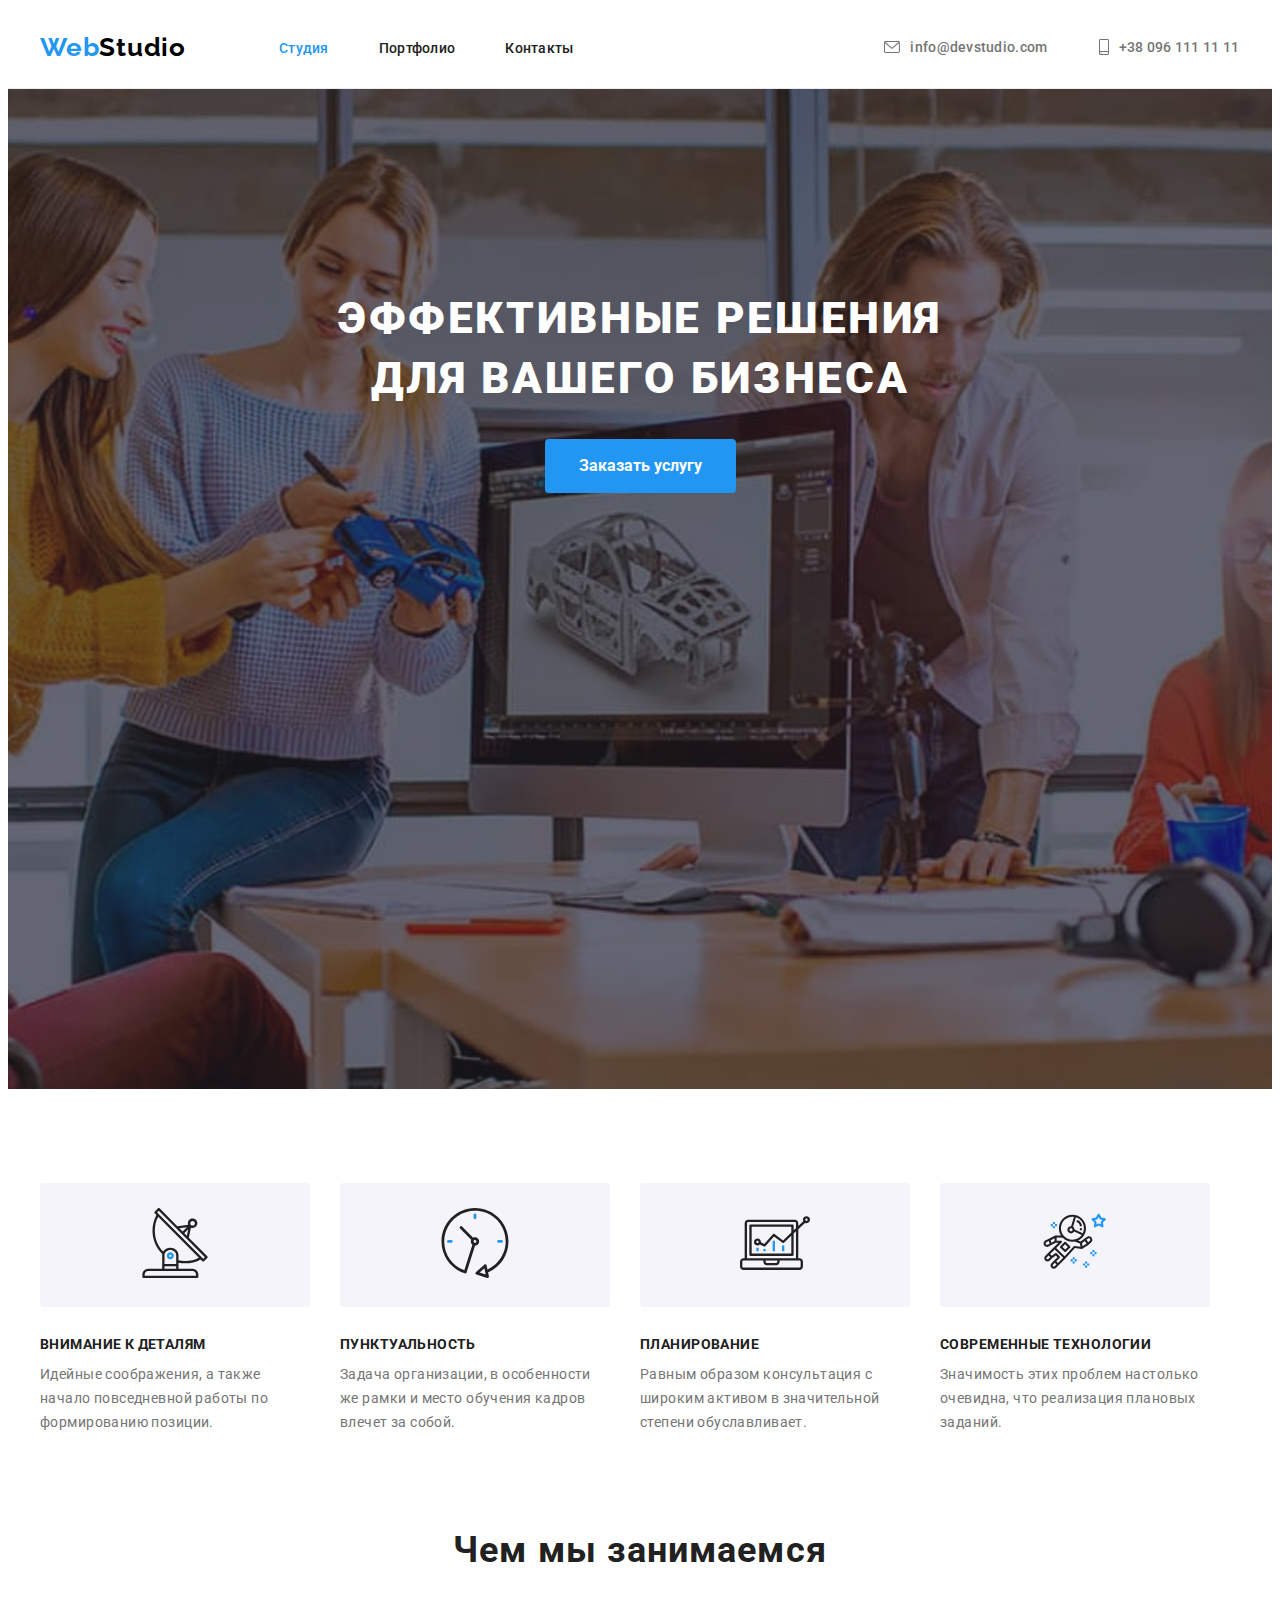
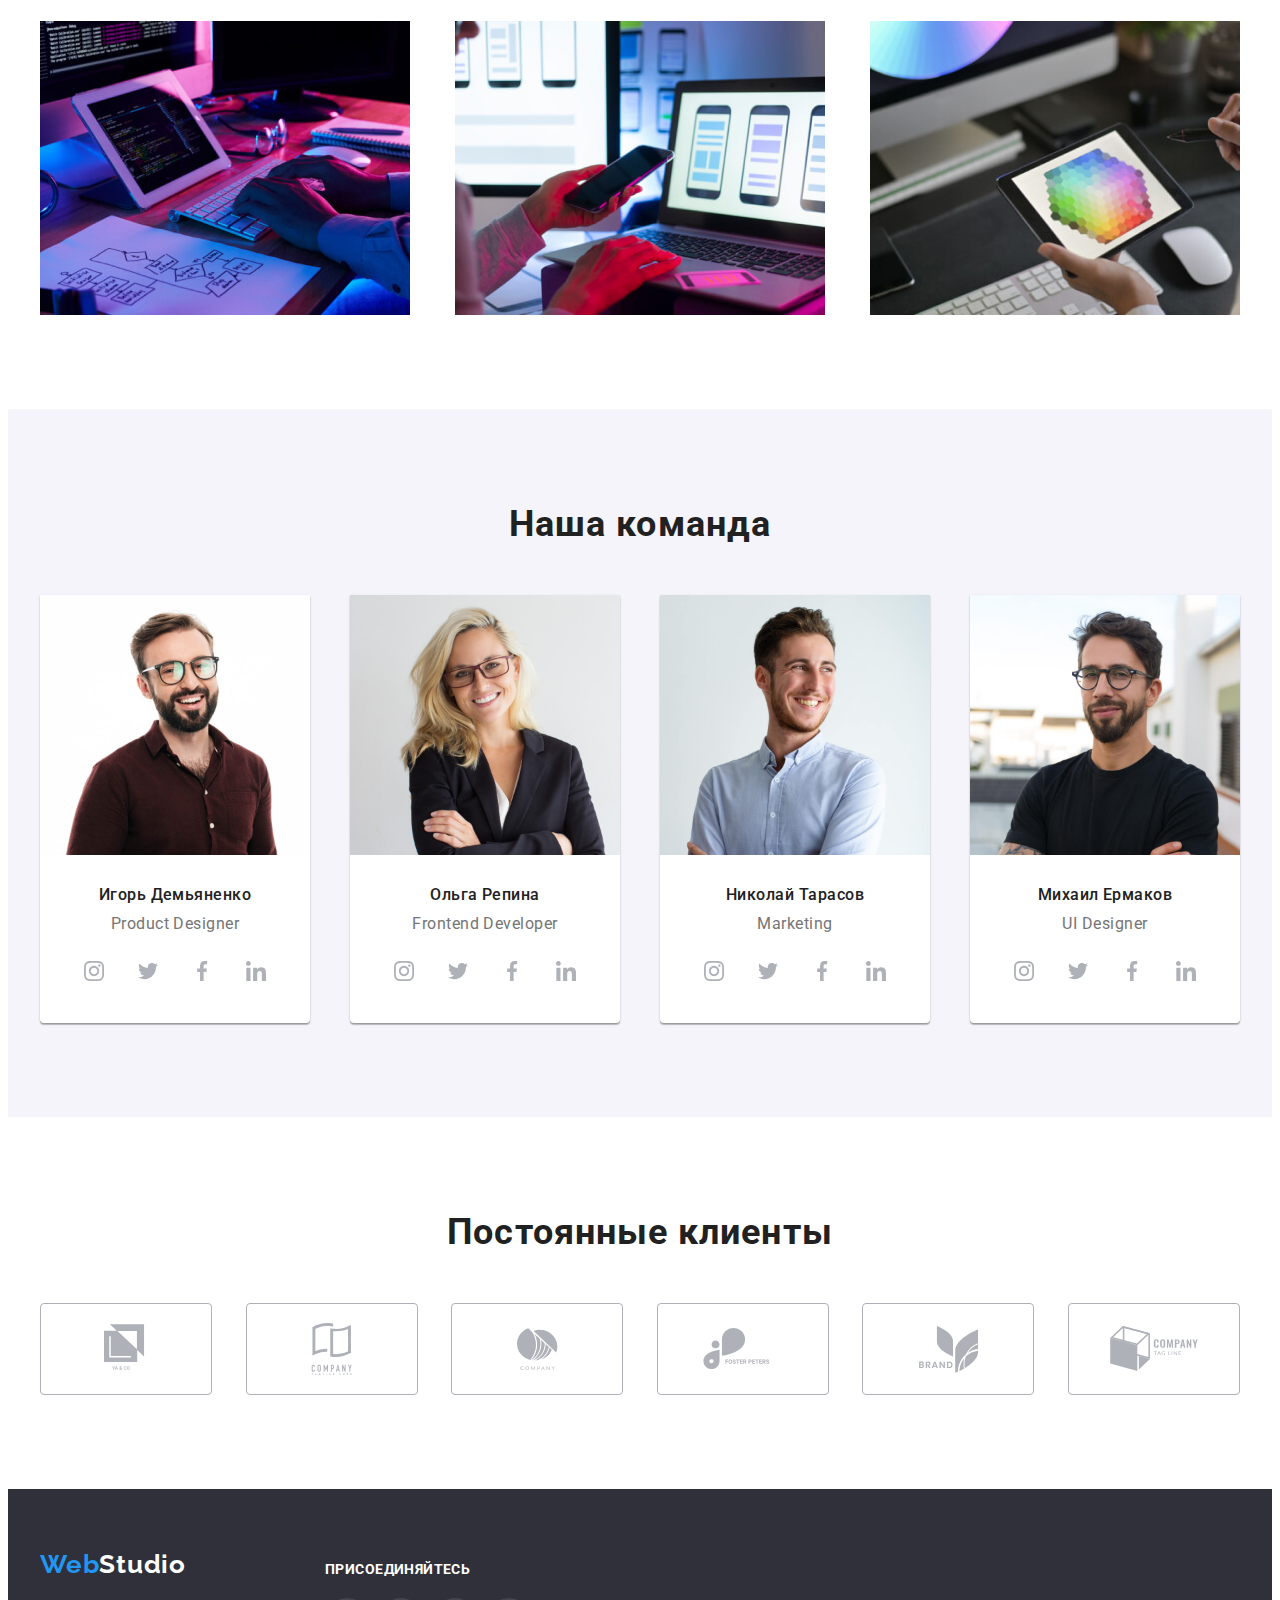
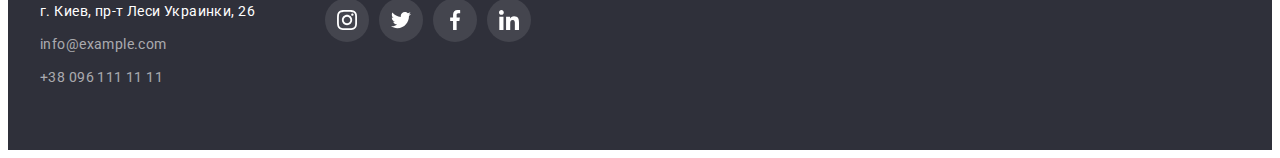
<file: index.html>
<!DOCTYPE html>
<html lang="ru">
  <head>
    <meta charset="UTF-8" />
    <meta name="viewport" content="width=device-width, initial-scale=1.0" />
    <title>Студия</title>
    <link
      rel="stylesheet"
      href="https://cdnjs.cloudflare.com/ajax/libs/modern-normalize/1.0.0/modern-normalize.min.css"
      integrity="sha512-ISS7cAi1PEhQ8jnbJpJZMd29NlhNj4AWYyLOSp2CE/CsHxTCu+r+t0D2yoJudVrd0/8fTVPUVDzY5Tvli75u/g=="
      crossorigin="anonymous"
    />
    <link rel="stylesheet" href="./styles/styles.css" />
    <link rel="preconnect" href="https://fonts.gstatic.com" />
    <link
      href="https://fonts.googleapis.com/css2?family=Raleway:wght@700&family=Roboto:wght@400;500;700;900&display=swap"
      rel="stylesheet"
    />
  </head>
  <body>
    <!-- шапка -->
    <!-- ненужный комент-->
    <header>
      <div class="container">
        <nav class="header-nav">
          <ul class="nav-list">
            <li class="nav-list-element-logo">
              <a href="./index.html" lang="en" class="logo">
                <span>Web</span>Studio</a
              >
            </li>
            <li class="nav-list-list">
              <a href="./index.html" class="nav-list-element current-page"
                >Студия</a
              >
            </li>
            <li class="nav-list-list">
              <a href="portfolio.html" class="nav-list-element">Портфолио</a>
            </li>
            <li class="nav-list-list">
              <a href="#" class="nav-list-element">Контакты</a>
            </li>
          </ul>
        </nav>

        <address>
          <ul class="nav-contacts">
            <li class="nav-contacts-element">
              <a
                href="mailto:info@devstudio.com"
                class="nav-contacts-element-link"
              >
                <svg
                  class="nav-contacts-element-link-icon"
                  width="16"
                  height="12"
                >
                  <use href="./images/icons/sprite.svg#icon-envelope"></use>
                </svg>
                info@devstudio.com</a
              >
            </li>
            <li class="nav-contacts-element">
              <a href="tel:+380961111111" class="nav-contacts-element-link"
                ><svg
                  class="nav-contacts-element-link-icon"
                  width="10"
                  height="16"
                >
                  <use href="./images/icons/sprite.svg#icon-smartphone"></use>
                </svg>
                +38 096 111 11 11</a
              >
            </li>
          </ul>
        </address>
      </div>
    </header>

    <!-- герой -->

    <section class="hero">
      <div class="container">
        <h1 class="hero-title">
          Эффективные решения <br />
          для вашего бизнеса
        </h1>
        <button type="button" class="hero-btn">Заказать услугу</button>
      </div>
    </section>

    <!-- особенности -->
    <section class="features section-container">
      <div class="container">
        <h2 class="visually-hidden">Наши особенности</h2>
        <ul class="features-list">
          <li class="features-list-element">
            <div class="features-list-element-icons-container">
              <svg class="features-list-element-icons">
                <use href="./images/icons/sprite.svg#icon-antenna"></use>
              </svg>
            </div>
            <h3 class="section-list-title">Внимание к деталям</h3>
            <p class="section-list-text">
              Идейные соображения, а также начало повседневной работы по
              формированию позиции.
            </p>
          </li>
          <li class="features-list-element">
            <div class="features-list-element-icons-container">
              <svg class="features-list-element-icons">
                <use href="./images/icons/sprite.svg#icon-clock"></use>
              </svg>
            </div>
            <h3 class="section-list-title">Пунктуальность</h3>
            <p class="section-list-text">
              Задача организации, в особенности же рамки и место обучения кадров
              влечет за собой.
            </p>
          </li>
          <li class="features-list-element">
            <div class="features-list-element-icons-container">
              <svg class="features-list-element-icons">
                <use href="./images/icons/sprite.svg#icon-diagram"></use>
              </svg>
            </div>
            <h3 class="section-list-title">Планирование</h3>
            <p class="section-list-text">
              Равным образом консультация с широким активом в значительной
              степени обуславливает.
            </p>
          </li>
          <li class="features-list-element">
            <div class="features-list-element-icons-container">
              <svg class="features-list-element-icons">
                <use href="./images/icons/sprite.svg#icon-astronaut"></use>
              </svg>
            </div>
            <h3 class="section-list-title">Современные технологии</h3>
            <p class="section-list-text">
              Значимость этих проблем настолько очевидна, что реализация
              плановых заданий.
            </p>
          </li>
        </ul>
      </div>
    </section>

    <!-- чем мы занимаемся -->
    <section class="about-us">
      <div class="container">
        <h2 class="section-title">Чем мы занимаемся</h2>
        <ul class="about-us-list">
          <li>
            <img
              src="images/img1.jpg"
              alt="пишем код на планшете"
              width="370"
              height="294"
            />
          </li>
          <li>
            <img
              src="images/img2.jpg"
              alt="создаем дизайн для мобильного приложения"
              width="370"
              height="294"
            />
          </li>
          <li>
            <img
              src="images/img3.jpg"
              alt="подбираем цвета из палитры на планшете"
              width="370"
              height="294"
            />
          </li>
        </ul>
      </div>
    </section>

    <!-- наша команда  -->
    <section class="our-team section-container">
      <div class="container">
        <h2 class="section-title">Наша команда</h2>
        <ul class="team-cards-list">
          <li class="team-cards-list-item">
            <img
              src="images/team1.jpg"
              alt="Фото Игоря Демьяненко"
              width="270"
              height="260"
            />
            <div class="team-cards-content">
              <h3 class="section-list-title team-title">Игорь Демьяненко</h3>
              <p lang="en" class="section-list-text team-text">
                Product Designer
              </p>
              <ul class="social-links-list">
                <li>
                  <a href="#" class="social-links day">
                    <svg class="social-links-icon day">
                      <use
                        href="./images/icons/sprite.svg#icon-instagram"
                      ></use>
                    </svg>
                  </a>
                </li>
                <li>
                  <a href="#" class="social-links day">
                    <svg class="social-links-icon day">
                      <use href="./images/icons/sprite.svg#icon-twitter"></use>
                    </svg>
                  </a>
                </li>
                <li>
                  <a href="#" class="social-links day">
                    <svg class="social-links-icon day">
                      <use href="./images/icons/sprite.svg#icon-facebook"></use>
                    </svg>
                  </a>
                </li>
                <li>
                  <a href="#" class="social-links day">
                    <svg class="social-links-icon day">
                      <use href="./images/icons/sprite.svg#icon-linkedin"></use>
                    </svg>
                  </a>
                </li>
              </ul>
            </div>
          </li>
          <li class="team-cards-list-item">
            <img
              src="images/team2.jpg"
              alt="Фото Ольги Репиной"
              width="270"
              height="260"
            />
            <div class="team-cards-content">
              <h3 class="section-list-title team-title">Ольга Репина</h3>
              <p lang="en" class="section-list-text team-text">
                Frontend Developer
              </p>
              <ul class="social-links-list">
                <li>
                  <a href="#" class="social-links day">
                    <svg class="social-links-icon day">
                      <use
                        href="./images/icons/sprite.svg#icon-instagram"
                      ></use>
                    </svg>
                  </a>
                </li>
                <li>
                  <a href="#" class="social-links day">
                    <svg class="social-links-icon day">
                      <use href="./images/icons/sprite.svg#icon-twitter"></use>
                    </svg>
                  </a>
                </li>
                <li>
                  <a href="#" class="social-links day">
                    <svg class="social-links-icon day">
                      <use href="./images/icons/sprite.svg#icon-facebook"></use>
                    </svg>
                  </a>
                </li>
                <li>
                  <a href="#" class="social-links day">
                    <svg class="social-links-icon day">
                      <use href="./images/icons/sprite.svg#icon-linkedin"></use>
                    </svg>
                  </a>
                </li>
              </ul>
            </div>
          </li>
          <li class="team-cards-list-item">
            <img
              src="images/team3.jpg"
              alt="Фото Николая Тарасова"
              width="270"
              height="260"
            />
            <div class="team-cards-content">
              <h3 class="section-list-title team-title">Николай Тарасов</h3>
              <p lang="en" class="section-list-text team-text">Marketing</p>
              <ul class="social-links-list">
                <li>
                  <a href="#" class="social-links day">
                    <svg class="social-links-icon day">
                      <use
                        href="./images/icons/sprite.svg#icon-instagram"
                      ></use>
                    </svg>
                  </a>
                </li>
                <li>
                  <a href="#" class="social-links day">
                    <svg class="social-links-icon day">
                      <use href="./images/icons/sprite.svg#icon-twitter"></use>
                    </svg>
                  </a>
                </li>
                <li>
                  <a href="#" class="social-links day">
                    <svg class="social-links-icon day">
                      <use href="./images/icons/sprite.svg#icon-facebook"></use>
                    </svg>
                  </a>
                </li>
                <li>
                  <a href="#" class="social-links day">
                    <svg class="social-links-icon day">
                      <use href="./images/icons/sprite.svg#icon-linkedin"></use>
                    </svg>
                  </a>
                </li>
              </ul>
            </div>
          </li>
          <li class="team-cards-list-item">
            <img
              src="images/team4.jpg"
              alt="Фото Михаила Ермакова"
              width="270"
              height="260"
            />
            <div class="team-cards-content">
              <h3 class="section-list-title team-title">Михаил Ермаков</h3>
              <p lang="en" class="section-list-text team-text">UI Designer</p>
              <ul class="social-links-list">
                <li>
                  <a href="#" class="social-links day">
                    <svg class="social-links-icon day">
                      <use
                        href="./images/icons/sprite.svg#icon-instagram"
                      ></use>
                    </svg>
                  </a>
                </li>
                <li>
                  <a href="#" class="social-links day">
                    <svg class="social-links-icon day">
                      <use href="./images/icons/sprite.svg#icon-twitter"></use>
                    </svg>
                  </a>
                </li>
                <li>
                  <a href="#" class="social-links day">
                    <svg class="social-links-icon day">
                      <use href="./images/icons/sprite.svg#icon-facebook"></use>
                    </svg>
                  </a>
                </li>
                <li>
                  <a href="#" class="social-links day">
                    <svg class="social-links-icon day">
                      <use href="./images/icons/sprite.svg#icon-linkedin"></use>
                    </svg>
                  </a>
                </li>
              </ul>
            </div>
          </li>
        </ul>
      </div>
    </section>

    <!-- Постоянные клиенты -->
    <section class="our-clients section-container">
      <div class="container">
        <h2 class="section-title">Постоянные клиенты</h2>
        <ul class="our-clients-list">
          <li>
            <a href="#" class="our-clients-links">
              <svg width="44.27" height="49.23" class="our-clients-links-logo">
                <use href="./images/icons/sprite.svg#icon-logo-1"></use>
              </svg>
            </a>
          </li>
          <li>
            <a href="#" class="our-clients-links">
              <svg width="44" height="52" class="our-clients-links-logo">
                <use href="./images/icons/sprite.svg#icon-logo-2"></use>
              </svg>
            </a>
          </li>
          <li>
            <a href="#" class="our-clients-links">
              <svg width="41" height="42.6" class="our-clients-links-logo">
                <use href="./images/icons/sprite.svg#icon-logo-3"></use>
              </svg>
            </a>
          </li>
          <li>
            <a href="#" class="our-clients-links">
              <svg width="79.66" height="42.02" class="our-clients-links-logo">
                <use href="./images/icons/sprite.svg#icon-logo-4"></use>
              </svg>
            </a>
          </li>
          <li>
            <a href="#" class="our-clients-links">
              <svg width="59" height="47" class="our-clients-links-logo">
                <use href="./images/icons/sprite.svg#icon-logo-5"></use>
              </svg>
            </a>
          </li>
          <li>
            <a href="#" class="our-clients-links">
              <svg width="88.48" height="45.44" class="our-clients-links-logo">
                <use href="./images/icons/sprite.svg#icon-logo-6"></use>
              </svg>
            </a>
          </li>
        </ul>
      </div>
    </section>
    <!-- футер -->
    <footer>
      <div class="container">
        <div class="adress">
          <a href="./index.html" lang="en" class="logo">
            <span>Web</span>Studio</a
          >
          <address>
            <ul class="adress-list">
              <li class="adress-list-element">
                <a
                  href="https://goo.gl/maps/MnW63HSXHAE48bRa8"
                  class="footer-contacts adress"
                  >г. Киев, пр-т Леси Украинки, 26</a
                >
              </li>
              <li class="adress-list-element">
                <a href="mailto:info@example.com" class="footer-contacts"
                  >info@example.com</a
                >
              </li>
              <li class="adress-list-element">
                <a href="tel:+380991111111" class="footer-contacts"
                  >+38 096 111 11 11</a
                >
              </li>
            </ul>
          </address>
        </div>
        <div class="social">
          <p>присоединяйтесь</p>
          <ul class="social-links-list">
            <li>
              <a href="#" class="social-links night">
                <svg class="social-links-icon night">
                  <use href="./images/icons/sprite.svg#icon-instagram"></use>
                </svg>
              </a>
            </li>
            <li>
              <a href="#" class="social-links night">
                <svg class="social-links-icon night">
                  <use href="./images/icons/sprite.svg#icon-twitter"></use>
                </svg>
              </a>
            </li>
            <li>
              <a href="#" class="social-links night">
                <svg class="social-links-icon night">
                  <use href="./images/icons/sprite.svg#icon-facebook"></use>
                </svg>
              </a>
            </li>
            <li>
              <a href="#" class="social-links night">
                <svg class="social-links-icon night">
                  <use href="./images/icons/sprite.svg#icon-linkedin"></use>
                </svg>
              </a>
            </li>
          </ul>
        </div>
      </div>
    </footer>
  </body>
</html>
</file>
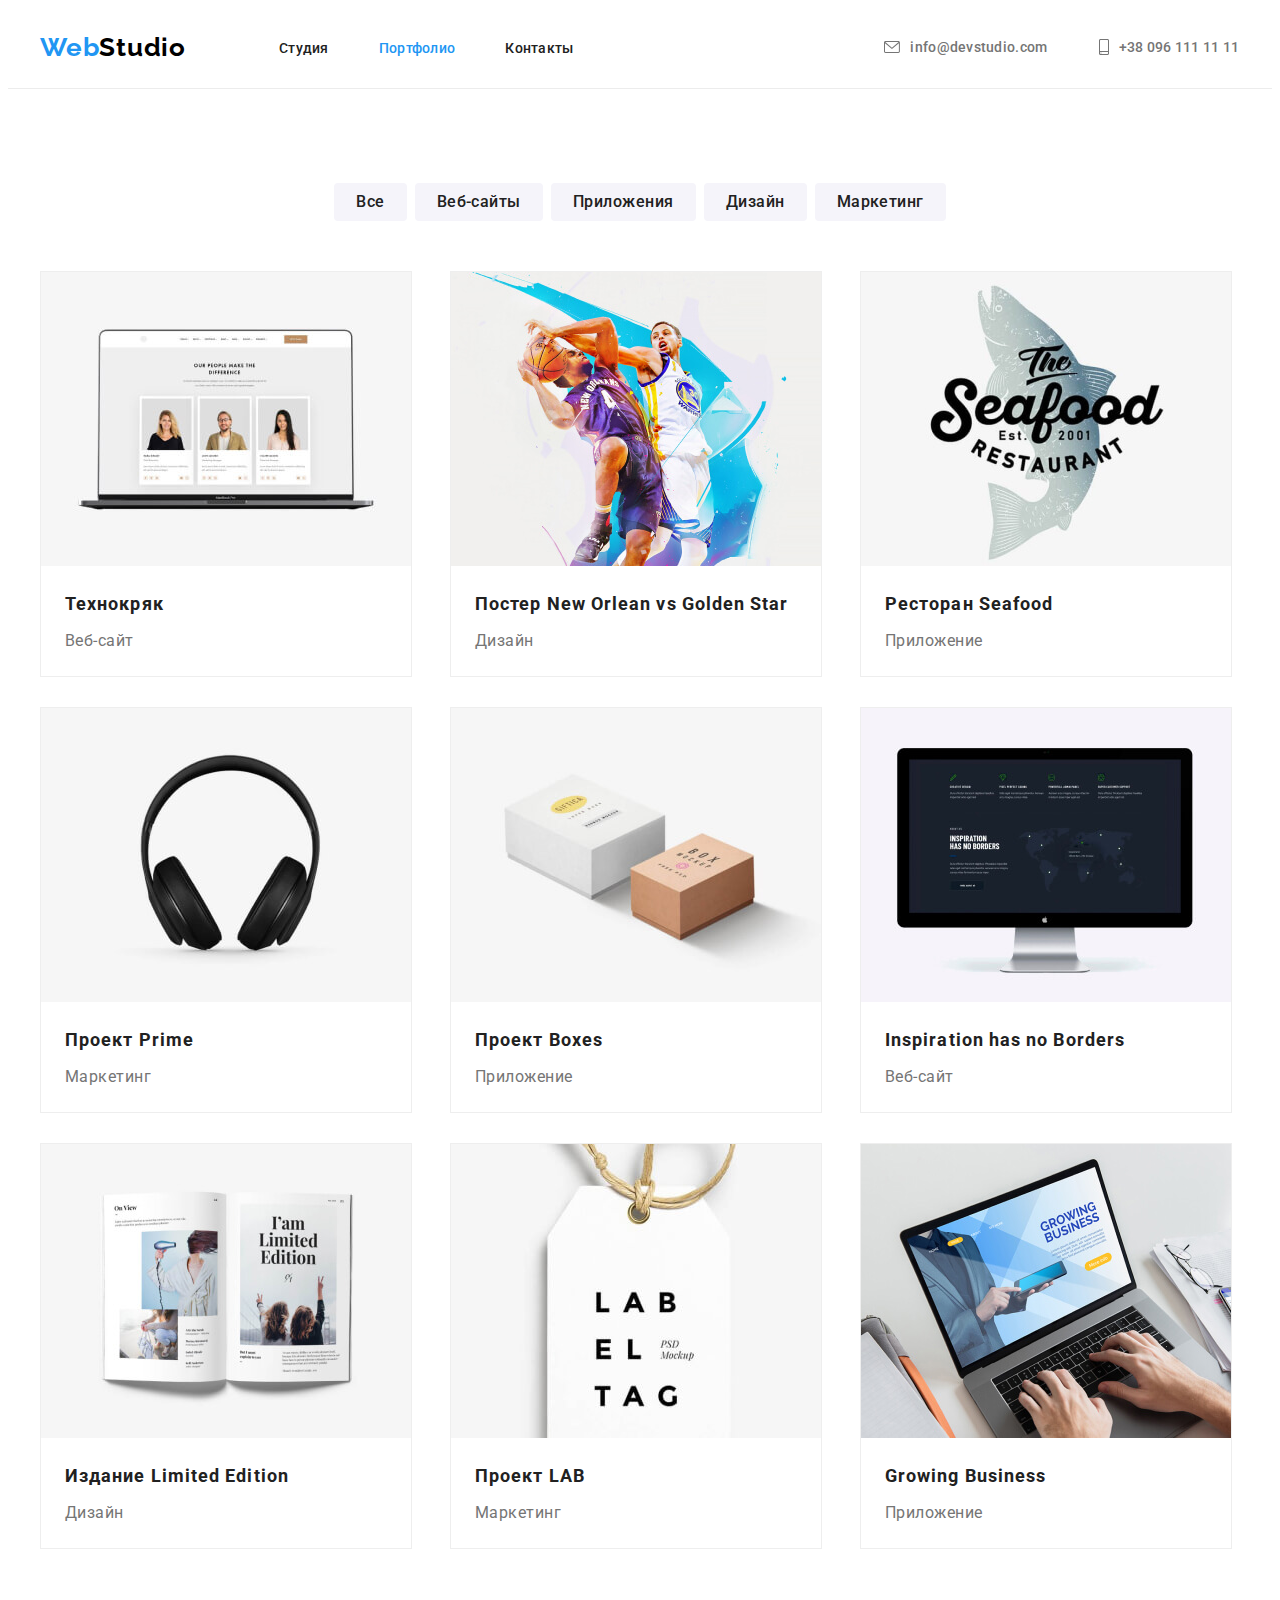
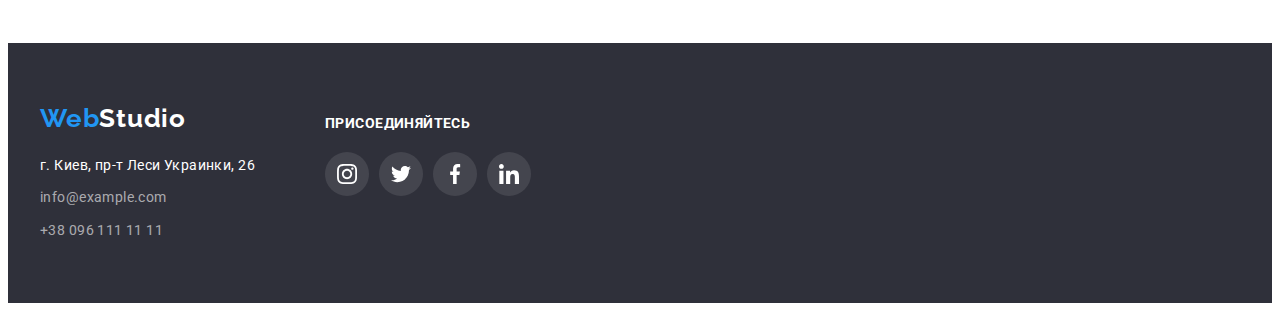
<file: portfolio.html>
<!DOCTYPE html>
<html lang="ru">
  <head>
    <meta charset="UTF-8" />
    <meta name="viewport" content="width=device-width, initial-scale=1.0" />
    <title>Портфолио</title>
    <link
      rel="stylesheet"
      href="https://cdnjs.cloudflare.com/ajax/libs/modern-normalize/1.0.0/modern-normalize.min.css"
      integrity="sha512-ISS7cAi1PEhQ8jnbJpJZMd29NlhNj4AWYyLOSp2CE/CsHxTCu+r+t0D2yoJudVrd0/8fTVPUVDzY5Tvli75u/g=="
      crossorigin="anonymous"
    />
    <link rel="stylesheet" href="./styles/styles.css" />
    <link rel="preconnect" href="https://fonts.gstatic.com" />
    <link
      href="https://fonts.googleapis.com/css2?family=Raleway:wght@700&family=Roboto:wght@400;500;700;900&display=swap"
      rel="stylesheet"
    />
  </head>
  <body>
    <!-- шапка -->
    <header>
      <div class="container">
        <nav class="header-nav">
          <ul class="nav-list">
            <li class="nav-list-element-logo">
              <a href="./index.html" lang="en" class="logo">
                <span>Web</span>Studio</a
              >
            </li>
            <li class="nav-list-list">
              <a href="./index.html" class="nav-list-element">Студия</a>
            </li>
            <li class="nav-list-list">
              <a href="portfolio.html" class="nav-list-element current-page"
                >Портфолио</a
              >
            </li>
            <li class="nav-list-list">
              <a href="#" class="nav-list-element">Контакты</a>
            </li>
          </ul>
        </nav>

        <address>
          <ul class="nav-contacts">
            <li class="nav-contacts-element">
              <a
                href="mailto:info@devstudio.com"
                class="nav-contacts-element-link"
              >
                <svg
                  class="nav-contacts-element-link-icon"
                  width="16"
                  height="12"
                >
                  <use href="./images/icons/sprite.svg#icon-envelope"></use>
                </svg>
                info@devstudio.com</a
              >
            </li>
            <li class="nav-contacts-element">
              <a href="tel:+380961111111" class="nav-contacts-element-link"
                ><svg
                  class="nav-contacts-element-link-icon"
                  width="10"
                  height="16"
                >
                  <use href="./images/icons/sprite.svg#icon-smartphone"></use>
                </svg>
                +38 096 111 11 11</a
              >
            </li>
          </ul>
        </address>
      </div>
    </header>
    <main>
      <section class="gallery">
        <div class="container">
          <h1 class="visually-hidden">Портфолио</h1>
          <!-- кнопки  -->
          <ul class="list-btn">
            <li class="list-btn-item">
              <button type="button" class="portfolio-btn">Все</button>
            </li>
            <li class="list-btn-item">
              <button type="button" class="portfolio-btn">Веб-сайты</button>
            </li>
            <li class="list-btn-item">
              <button type="button" class="portfolio-btn">Приложения</button>
            </li>
            <li class="list-btn-item">
              <button type="button" class="portfolio-btn">Дизайн</button>
            </li>
            <li class="list-btn-item">
              <button type="button" class="portfolio-btn">Маркетинг</button>
            </li>
          </ul>
          <!-- проекты  -->
          <ul class="list-gallery">
            <li class="list-gallery-item">
              <a href="#" class="list-gallery-item-link">
                <img
                  src="./images/porfolio-page/img.jpg "
                  alt="Веб-сайт Технокряк"
                  width="370"
                  height="294"
                />
                <div class="list-gallery-container">
                  <h2 class="portfolio-titles">Технокряк</h2>
                  <p class="portfolio-description">Веб-сайт</p>
                </div>
              </a>
            </li>
            <li class="list-gallery-item">
              <a href="#" class="list-gallery-item-link">
                <img
                  src="./images/porfolio-page/img-1.jpg"
                  alt="Постер с баскетболистами"
                  width="370"
                  height="294"
                />
                <div class="list-gallery-container">
                  <h2 class="portfolio-titles">
                    Постер <span lang="en"> New Orlean vs Golden Star</span>
                  </h2>
                  <p class="portfolio-description">Дизайн</p>
                </div>
              </a>
            </li>
            <li class="list-gallery-item">
              <a href="#" class="list-gallery-item-link">
                <img
                  src="./images/porfolio-page/img-2.jpg"
                  alt="Логотип приложения"
                  width="370"
                  height="294"
                />
                <div class="list-gallery-container">
                  <h2 class="portfolio-titles">
                    Ресторан <span lang="en"> Seafood</span>
                  </h2>
                  <p class="portfolio-description">Приложение</p>
                </div>
              </a>
            </li>
            <li class="list-gallery-item">
              <a href="#" class="list-gallery-item-link">
                <img
                  src="./images/porfolio-page/img-3.jpg"
                  alt="Наушники"
                  width="370"
                  height="294"
                />
                <div class="list-gallery-container">
                  <h2 class="portfolio-titles">
                    Проект <span lang="en"> Prime</span>
                  </h2>
                  <p class="portfolio-description">Маркетинг</p>
                </div>
              </a>
            </li>
            <li class="list-gallery-item">
              <a href="#" class="list-gallery-item-link">
                <img
                  src="./images/porfolio-page/img-4.jpg"
                  alt="Две коробки"
                  width="370"
                  height="294"
                />
                <div class="list-gallery-container">
                  <h2 class="portfolio-titles">
                    Проект <span lang="en"> Boxes </span>
                  </h2>
                  <p class="portfolio-description">Приложение</p>
                </div>
              </a>
            </li>
            <li class="list-gallery-item">
              <a href="#" class="list-gallery-item-link">
                <img
                  src="./images/porfolio-page/img-5.jpg"
                  alt="Дизайн веб-сайта"
                  width="370"
                  height="294"
                />
                <div class="list-gallery-container">
                  <h2 lang="en" class="portfolio-titles">
                    Inspiration has no Borders
                  </h2>
                  <p class="portfolio-description">Веб-сайт</p>
                </div>
              </a>
            </li>
            <li class="list-gallery-item">
              <a href="#" class="list-gallery-item-link">
                <img
                  src="./images/porfolio-page/img-6.jpg"
                  alt="Открытый журнал"
                  width="370"
                  height="294"
                />
                <div class="list-gallery-container">
                  <h2 class="portfolio-titles">
                    Издание <span lang="en"> Limited Edition </span>
                  </h2>
                  <p class="portfolio-description">Дизайн</p>
                </div>
              </a>
            </li>
            <li class="list-gallery-item">
              <a href="#" class="list-gallery-item-link">
                <img
                  src="./images/porfolio-page/img-7.jpg"
                  alt="Бирка с названием проекта"
                  width="370"
                  height="294"
                />
                <div class="list-gallery-container">
                  <h2 class="portfolio-titles">
                    Проект <span lang="en"> LAB </span>
                  </h2>
                  <p class="portfolio-description">Маркетинг</p>
                </div>
              </a>
            </li>
            <li class="list-gallery-item">
              <a href="#" class="list-gallery-item-link">
                <img
                  src="./images/porfolio-page/img-8.jpg"
                  alt="Человек печатает на ноутбуке"
                  width="370"
                  height="294"
                />
                <div class="list-gallery-container">
                  <h2 lang="en" class="portfolio-titles">Growing Business</h2>
                  <p class="portfolio-description">Приложение</p>
                </div>
              </a>
            </li>
          </ul>
        </div>
      </section>
    </main>

    <!-- футер -->
    <footer>
      <div class="container">
        <div class="adress">
          <a href="./index.html" lang="en" class="logo">
            <span>Web</span>Studio</a
          >
          <address>
            <ul class="adress-list">
              <li class="adress-list-element">
                <a
                  href="https://goo.gl/maps/MnW63HSXHAE48bRa8"
                  class="footer-contacts adress"
                  >г. Киев, пр-т Леси Украинки, 26</a
                >
              </li>
              <li class="adress-list-element">
                <a href="mailto:info@example.com" class="footer-contacts"
                  >info@example.com</a
                >
              </li>
              <li class="adress-list-element">
                <a href="tel:+380991111111" class="footer-contacts"
                  >+38 096 111 11 11</a
                >
              </li>
            </ul>
          </address>
        </div>
        <div class="social">
          <p>присоединяйтесь</p>
          <ul class="social-links-list">
            <li>
              <a href="#" class="social-links night">
                <svg class="social-links-icon night">
                  <use href="./images/icons/sprite.svg#icon-instagram"></use>
                </svg>
              </a>
            </li>
            <li>
              <a href="#" class="social-links night">
                <svg class="social-links-icon night">
                  <use href="./images/icons/sprite.svg#icon-twitter"></use>
                </svg>
              </a>
            </li>
            <li>
              <a href="#" class="social-links night">
                <svg class="social-links-icon night">
                  <use href="./images/icons/sprite.svg#icon-facebook"></use>
                </svg>
              </a>
            </li>
            <li>
              <a href="#" class="social-links night">
                <svg class="social-links-icon night">
                  <use href="./images/icons/sprite.svg#icon-linkedin"></use>
                </svg>
              </a>
            </li>
          </ul>
        </div>
      </div>
    </footer>
  </body>
</html>
</file>
<file: styles/styles.css>
/* logo Raleway 700  #00000
focus 2196F3

nav Roboto 500 
#212121

h1 Roboto 900 
#FFFFFF

btn hero Roboto 700 

h3 Roboto 700 
 #212121;
 вторичны йщаголовки 


p Roboto 400 
757575 Основной  цвет 


nav footer roboto 400 
color: rgba(255, 255, 255, 0.6);


*/
:root {
  --primary-text-color: #757575;
  --title-text-color: #212121;
  --accent-color: #2196f3;
  --primary-bgc: #ffffff;
  --second-bgc: #2f303a;
}
h1,
h2,
h3,
h4,
h5,
h6,
p {
  margin: 0;
}
ul,
ol {
  padding: 0;
  margin: 0;
}
img {
  display: block;
  max-width: 100%;
}
ul {
  list-style-type: none;
}
a {
  text-decoration: none;
  /*================ Общие ================   */
}
body {
  font-family: Roboto, sans-serif;
  background-color: var(--primary-bgc);
}
header {
  border-bottom: 1px solid #ececec;
  padding-top: 24px;
  padding-bottom: 25px;
}

.section-title {
  font-family: Roboto, sans-serif;
  font-style: normal;
  font-weight: bold;
  font-size: 36px;
  line-height: 1.17;
  text-align: center;
  letter-spacing: 0.03em;
  color: var(--title-text-color);
  margin-bottom: 50px;
}
.section-list-title {
  font-family: Roboto, sans-serif;
  font-style: normal;
  font-weight: 700;
  font-size: 14px;
  line-height: 1.14;
  letter-spacing: 0.03em;
  text-transform: uppercase;
  color: var(--title-text-color);
}
.section-list-text {
  font-family: Roboto;
  font-style: normal;
  font-weight: normal;
  font-size: 14px;
  line-height: 1.71;
  letter-spacing: 0.03em;
  color: var(--primary-text-color);
}
.container {
  width: 1200px;
  padding: 0 15px;
  margin: 0 auto;
}

.section-container {
  padding-top: 94px;
  padding-bottom: 94px;
}
/*================ Общие конец ================  */

/* ================ header ================ */

header {
  background-color: var(--primary-bgc);
}
.logo {
  font-family: Raleway, sans-serif;
  font-style: normal;
  font-weight: 700;
  font-size: 26px;
  line-height: 1.19;
  letter-spacing: 0.03em;
  color: #000000;
}
footer .logo {
  color: #ffffff;
}

.logo span {
  color: var(--accent-color);
}

.nav-list-element,
.nav-contacts .nav-contacts-element-link {
  color: var(--title-text-color);
  font-family: Roboto, sans-serif;
  font-style: normal;
  font-weight: 500;
  font-size: 14px;
  line-height: 1.142;
  letter-spacing: 0.02em;
}
.nav-contacts .nav-contacts-element-link {
  color: var(--primary-text-color);
}

.nav-list .nav-list-element:focus,
.nav-list .nav-list-element:hover,
.nav-contacts .nav-contacts-element-link:hover,
.nav-contacts .nav-contacts-element-link:focus {
  color: var(--accent-color);
}

.nav-list-element.current-page {
  color: var(--accent-color);
}

header .container {
  display: flex;
  align-items: center;
}
.header-nav .nav-list {
  display: flex;
  align-items: center;
}
header .nav-contacts {
  display: flex;
}
header address {
  margin-left: auto;
}

.nav-contacts .nav-contacts-element:not(:last-child) {
  margin-right: 50px;
}

.nav-list-element-logo {
  margin-right: 93px;
}

.nav-list .nav-list-list:not(:last-child) {
  margin-right: 50px;
}

.nav-contacts .nav-contacts-element-link {
  display: flex;
  align-items: center;
  /* Без паддинга рвется граница при фокусе */
  padding: 0.6px;
}

.nav-contacts-element-link-icon {
  margin-right: 10px;
  fill: currentColor;
}

/* ================ header END ================ */

/* ================ HERO ================ */

.hero {
  text-align: center;
  padding-top: 200px;
  padding-bottom: 200px;
  max-width: 1600px;
  min-height: 600px;
  margin-left: auto;
  margin-right: auto;
  background-image: radial-gradient(
      rgba(47, 48, 58, 0.4),
      rgba(47, 48, 58, 0.4)
    ),
    url(../images/hero-bg.jpg);
  background-repeat: no-repeat;
  background-position: center;
  background-size: cover;
}

.hero-title {
  font-family: Roboto, sans-serif;
  font-style: normal;
  font-weight: 900;
  font-size: 44px;
  line-height: 1.36;
  letter-spacing: 0.06em;
  text-transform: uppercase;
  color: #ffffff;
  margin: 0 auto 30px;
  width: 696px;
}

.hero-btn {
  font-family: Roboto;
  font-style: normal;
  font-weight: bold;
  font-size: 16px;
  line-height: 1.87;
  color: #ffffff;
  background-color: var(--accent-color);
  padding: 10px 32px;
  border-radius: 4px;
  border-color: transparent;
}

/* ================ HERO END ================ */

/* ================ Особенности начала ================ */
.visually-hidden {
  position: absolute;
  width: 1px;
  height: 1px;
  margin: -1px;
  border: 0;
  padding: 0;
  white-space: nowrap;
  clip-path: inset(100%);
  clip: rect(0 0 0 0);
  overflow: hidden;
}

.features .features-list {
  display: flex;
}
.features-list .features-list-element {
  flex-basis: calc(100% / 4 - 30px);
}
.features .features-list-element:not(:last-child) {
  margin-right: 30px;
}
.features-list-element .section-list-title {
  margin-bottom: 10px;
}
.features-list-element-icons-container {
  padding: 25px 100px;
  background-color: #f5f4fa;
  border-radius: 4px;
  margin-bottom: 30px;
}
.features-list-element-icons {
  width: 70px;
  height: 70px;
}
/* ================ Особенности конец  ================ */

/* ================ Чем мы занимаемся  ================ */

.about-us {
  padding-bottom: 94px;
}

.about-us-list {
  display: flex;
  justify-content: space-between;
}
.about-us-list > li {
  flex-basis: calc(100% / 3 - 30px);
}
/* ================ Чем мы занимаемся конец  ========= */

/* ================ Наша команда  ================ */
.our-team {
  background-color: #f5f4fa;
  text-align: center;
}

.team-title {
  font-weight: 500;
  font-size: 16px;
  line-height: 1.19;
  text-transform: none;
  margin-bottom: 10px;
}

.team-text {
  font-size: 16px;
  line-height: 1.19;
  margin-bottom: 16px;
}
.team-cards-list-item {
  flex-basis: calc(100% / 4 - 30px);
  background-color: var(--primary-bgc);
  box-shadow: 0px 1px 3px rgba(0, 0, 0, 0.12), 0px 1px 1px rgba(0, 0, 0, 0.14),
    0px 2px 1px rgba(0, 0, 0, 0.2);
  border-radius: 0px 0px 4px 4px;
  overflow: hidden;
}

.our-team .team-cards-list {
  display: flex;
  justify-content: space-between;
}
.our-team .team-cards-content {
  padding: 30px 32px;
}
.social-links-list {
  display: flex;
  justify-content: space-between;
}
.social-links {
  display: flex;
  justify-content: center;
  align-items: center;
  width: 44px;
  height: 44px;
  border-radius: 50%;
}
.social-links-icon {
  width: 20px;
  height: 20px;
}
.social-links.day {
  background-color: #ffffff;
}
.social-links-icon.day {
  fill: #afb1b8;
}
.social-links.day:focus,
.social-links.day:hover {
  background-color: var(--accent-color);
}
.social-links.day:hover .social-links-icon.day,
.social-links.day:focus .social-links-icon.day {
  fill: #ffffff;
}

/* ================ Наша команда конец  ================ */

/* ================ Постоянные клиенты  ================ */
.our-clients .our-clients-list {
  display: flex;
  justify-content: space-between;
}
.our-clients .our-clients-links {
  color: #afb1b8;
  width: 170px;
  height: 90px;
  display: flex;
  justify-content: center;
  align-items: center;
  border-radius: 4px;
  border: 1px solid #afb1b8;
}
.our-clients-links-logo {
  fill: currentColor;
}
.our-clients .our-clients-links:hover,
.our-clients .our-clients-links:focus {
  color: var(--accent-color);
  border-color: var(--accent-color);
}
/* ================ Постоянные клиенты конец  ================ */

/* ================ футер  ================ */

footer {
  background-color: var(--second-bgc);
  padding-top: 60px;
  padding-bottom: 60px;
}
.footer-contacts {
  font-family: Roboto, sans-serif;
  font-style: normal;
  font-weight: 400;
  font-size: 14px;
  line-height: 1.71;
  letter-spacing: 0.03em;
  color: rgba(255, 255, 255, 0.6);
}
.adress {
  color: #ffffff;
}
footer .logo {
  display: inline-block;
  margin-bottom: 20px;
}
.adress-list-element:not(:last-child) {
  margin-bottom: 9px;
}
footer > div {
  display: flex;
}
footer .social {
  width: 206px;
  height: 80px;
  margin-top: 13px;
  margin-left: 70px;
}
.social-links.night {
  background-color: rgba(255, 255, 255, 0.1);
}
.social-links-icon.night {
  fill: #ffffff;
}
.social-links.night:focus,
.social-links.night:hover {
  background-color: var(--accent-color);
}
.social-links.night:hover .social-links-icon.night,
.social-links.night:focus .social-links-icon.night:focus {
  fill: #ffffff;
}
footer .social > p {
  font-family: Roboto, sans-serif;
  font-style: normal;
  font-weight: 700;
  font-size: 14px;
  line-height: 1.14;
  letter-spacing: 0.03em;
  text-transform: uppercase;
  color: #ffffff;

  margin-bottom: 20px;
}
/* ================ футер конец ================ */

/* ================ Страница портфолио ================ */
.gallery {
  padding-top: 94px;
  padding-bottom: 94px;
}

.list-btn {
  display: flex;
  margin-bottom: 50px;
  justify-content: center;
}

.list-btn-item:not(:last-child) {
  margin-right: 8px;
}
.portfolio-btn {
  background-color: #f5f4fa;
  font-family: Roboto, sans-serif;
  font-style: normal;
  font-weight: 500;
  font-size: 16px;
  line-height: 1.62;
  letter-spacing: 0.03em;
  color: #212121;

  border: 0 solid transparent;
  border-radius: 4px;

  padding: 6px 22px;
}
.portfolio-btn:hover,
.portfolio-btn:focus {
  color: var(--primary-bgc);
  background-color: var(--accent-color);
  box-shadow: 0px 3px 1px rgba(0, 0, 0, 0.1), 0px 1px 2px rgba(0, 0, 0, 0.08),
    0px 2px 2px rgba(0, 0, 0, 0.12);
}

.portfolio-titles {
  font-family: Roboto, sans-serif;
  font-style: normal;
  font-weight: 700;
  font-size: 18px;
  line-height: 2;
  letter-spacing: 0.06em;
  color: var(--title-text-color);
  margin-bottom: 4px;
}
.portfolio-description {
  font-family: Roboto, sans-serif;
  font-style: normal;
  font-weight: 400;
  font-size: 16px;
  line-height: 1.87;
  letter-spacing: 0.03em;
  color: var(--primary-text-color);
}

/* Сетка  */
.list-gallery {
  display: flex;
  flex-wrap: wrap;
  margin-left: -30px;
  margin-top: -30px;
}
.list-gallery-item {
  margin-left: 30px;
  margin-top: 30px;
  flex-basis: calc(100% / 3 - 30px);
  display: flex;
}
.list-gallery-item-link {
  border: 1px solid #eeeeee;
}
.list-gallery-item-link:focus,
.list-gallery-item-link:hover {
  box-shadow: 0px 1px 1px rgba(0, 0, 0, 0.12), 0px 4px 4px rgba(0, 0, 0, 0.06),
    1px 4px 6px rgba(0, 0, 0, 0.16);
}
.list-gallery-container {
  padding: 20px 24px;
}

/* ================ Страница портфолио конец ================ */
</file>
